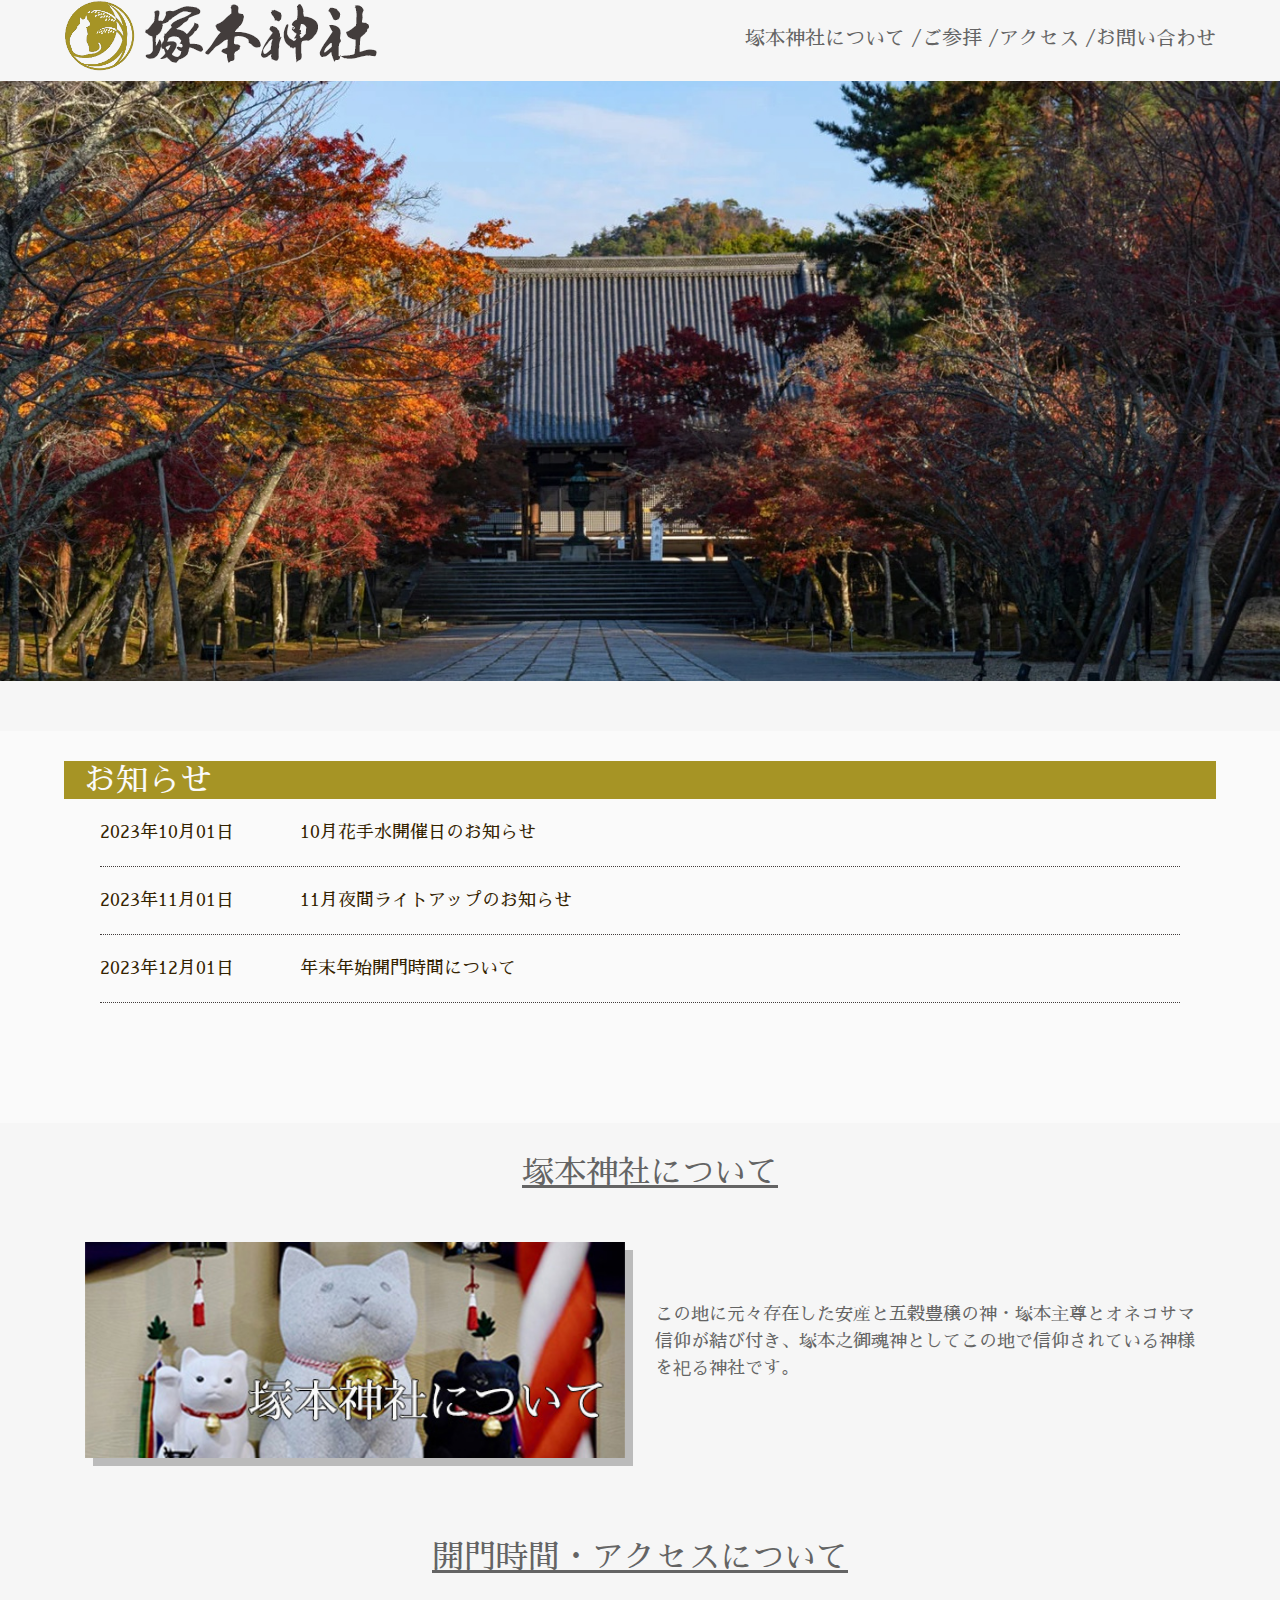
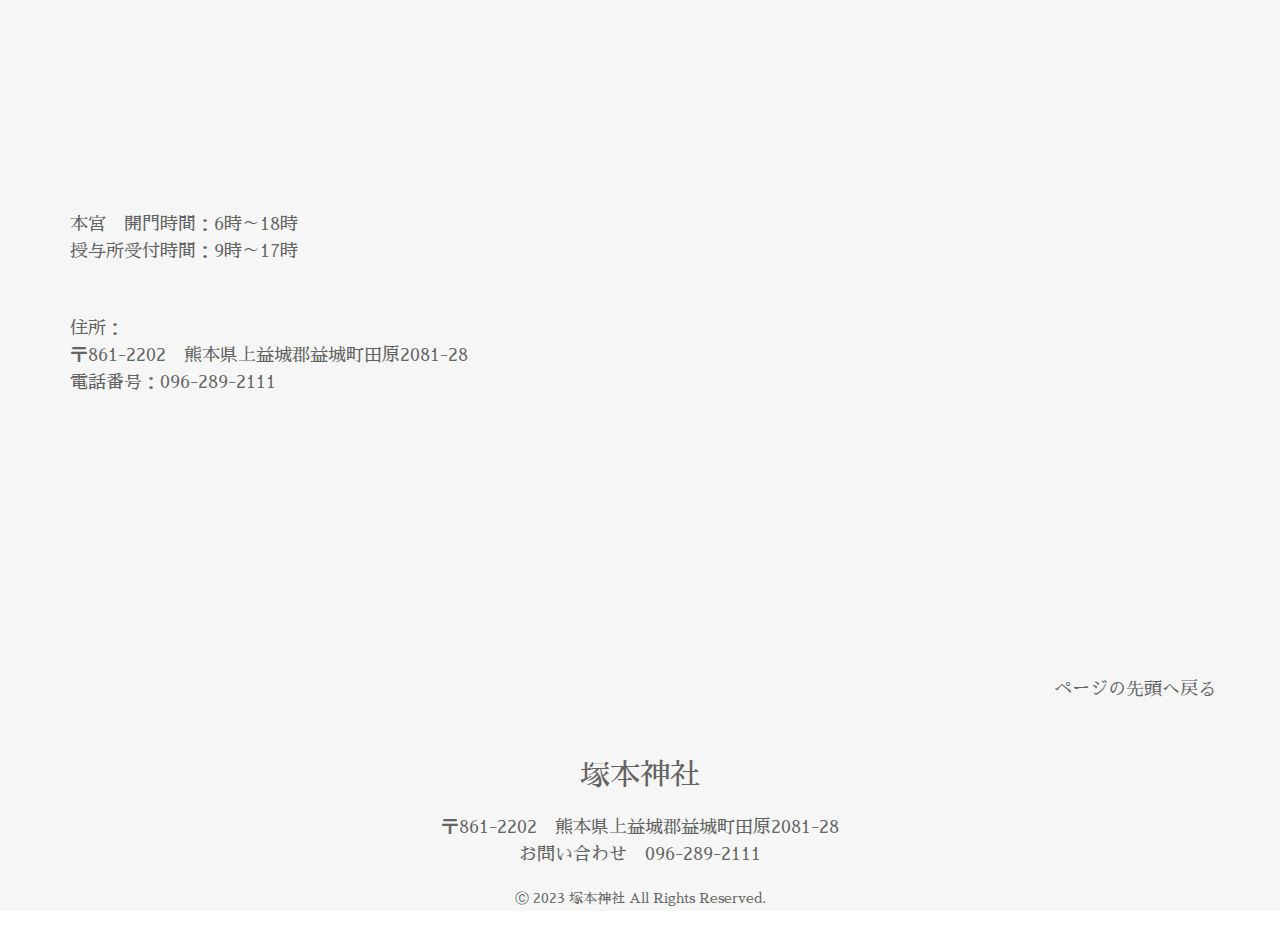
<file: ポートフォリオ_01 (塚本神社)修正/index.html>
<!DOCTYPE html>
<html lang="ja">
<head>
	<meta charset="UTF-8">
	<meta http-equiv="X-UA-Compatible" content="IE=edge">
	<meta name="viewport" content="width=device-width, initial-scale=1">
	<meta name="Keywords" content="キーワード">
	<meta name="Description" content="要約">
	<title>塚本神社</title>
	<!--Reset CSS-->
	<link rel="stylesheet" href="assets/css/reset.css">
	<!-- Bootstrap -->
	<link rel="stylesheet" href="assets/css/bootstrap-4.4.1.css">
	<!--CSS-->
	<link rel="stylesheet" href="assets/css/style.css" type="text/css">
	<!--responsive-->
	<link rel="stylesheet" href="assets/css/responsive.css" media="screen and (max-width:1000px)">
	<!--ハンバーガーメニュー-->
	<link rel="stylesheet" href="assets/css/hamburger.css">
	<!--FontAwesome-->
	<link rel="stylesheet" href="https://use.fontawesome.com/releases/v5.15.4/css/all.css">
	<!--UserCustom-->
	<!--google font-->
	<link rel="stylesheet" href="https://fonts.googleapis.com/css?family=Sawarabi+Mincho">
</head>

<body>
	<div class="Wrapper">
	<header>
		<h1><a href="index.html"><img src="assets/images/logo.png" alt="塚本神社ロゴ"></a></h1>
		<nav>
			<ul>
				<li><a href="about.html">塚本神社について</a></li>
				<li><a href="Visit.html">ご参拝</a></li>
				<li><a href="access.html">アクセス</a></li>
				<li><a href="contact.html">お問い合わせ</a></li>
			</ul>
		</nav>
	</header>
	<!--ハンバーガーメニューのボタン-->
	<button class="hamburgerArea hamburger" id="trigger">
		<span></span><span></span><span></span>
	</button>
	<article>
		<div class="index-firstview">
			<img src="assets/images/index_top.jpg" alt="トップページファーストビュー">
		</div>
		<section class="news">
			<h2 class="news-headline">お知らせ</h2>
				<ul>
					<li><time datetime="2023-10-01">2023年10月01日</time>10月花手水開催日のお知らせ</li>
					<li><time datetime="2023-11-01">2023年11月01日</time>11月夜間ライトアップのお知らせ</li>
					<li><time datetime="2023-12-01">2023年12月01日</time>年末年始開門時間について</li>
				</ul>
		</section>
		<h2 class="about-headline">塚本神社について</h2>
		<div class="container">
			<div class="row about-area">
				<div class="col-sm-6 about-icon-area">
					<a href="about.html"><img src="assets/images/about_icon.jpg" alt="塚本神社についてアイコン" class="about-icon"></a>
				</div>
				<div class="col-sm-6">
					<p class="about-caption">
						この地に元々存在した安産と五穀豊穣の神・塚本主尊とオネコサマ信仰が結び付き、塚本之御魂神としてこの地で信仰されている神様を祀る神社です。
					</p>
				</div>
			</div><!--row about-area_end-->
		</div>
		<h2 class="map-headline">開門時間・アクセスについて</h2>
		<div class="container">
			<div class="row address-area">
				<div class="col-sm-5">
					<p class="hour">本宮　開門時間：6時～18時<br>
									授与所受付時間：9時～17時</p>
					<p class="address">住所：<br>
									〒861-2202　熊本県上益城郡益城町田原2081-28<br>
									電話番号：096-289-2111</p>
				</div>
				<div class="col-sm-7 map-area">
					<iframe src="https://www.google.com/maps/embed?pb=!1m14!1m8!1m3!1d13410.990763356953!2d130.8443929!3d32.8254496!3m2!1i1024!2i768!4f13.1!3m3!1m2!1s0x3540ef73b7faa4f5%3A0x641db008c2f686bb!2z54aK5pys44K944OV44OI44Km44Kn44Ki5qCq5byP5Lya56S-!5e0!3m2!1sja!2sjp!4v1703610166353!5m2!1sja!2sjp" width="600" height="450" style="border:0;" allowfullscreen="" loading="lazy" referrerpolicy="no-referrer-when-downgrade"></iframe>
				</div>
			</div><!--row address-area_end-->
		</div><!--container_end-->
	</article>
	<p class="pagetop"><a href="#top">ページの先頭へ戻る</a></p>
	<footer>
		<p class="tsukamoto"><a href="index.html">塚本神社</a></p>
		<address>
			〒861-2202　熊本県上益城郡益城町田原2081-28<br>
			お問い合わせ　096-289-2111
		</address>
		<p><small>&#9400; 2023 塚本神社 All Rights Reserved.</small></p>
	</footer>
	
	<!--ハンバーガーメニューjs-->
	<script src="assets/js/hamburger.js"></script>
	<!-- jQuery (necessary for Bootstrap's JavaScript plugins) --> 
	<script src="assets/js/jquery-3.4.1.min.js"></script> 
	<script src="assets/js/jquery.easing.1.3.js"></script>
	<!-- Include all compiled plugins (below), or include individual files as needed --> 
	<script src="assets/js/popper.min.js"></script> 
	<script src="assets/js/bootstrap-4.4.1.js"></script> 
	<!--SmoothScroll--> 
	<script src="assets/js/totop.js"></script>
</div><!--Wrapper_end-->
</body>
</html>
</file>
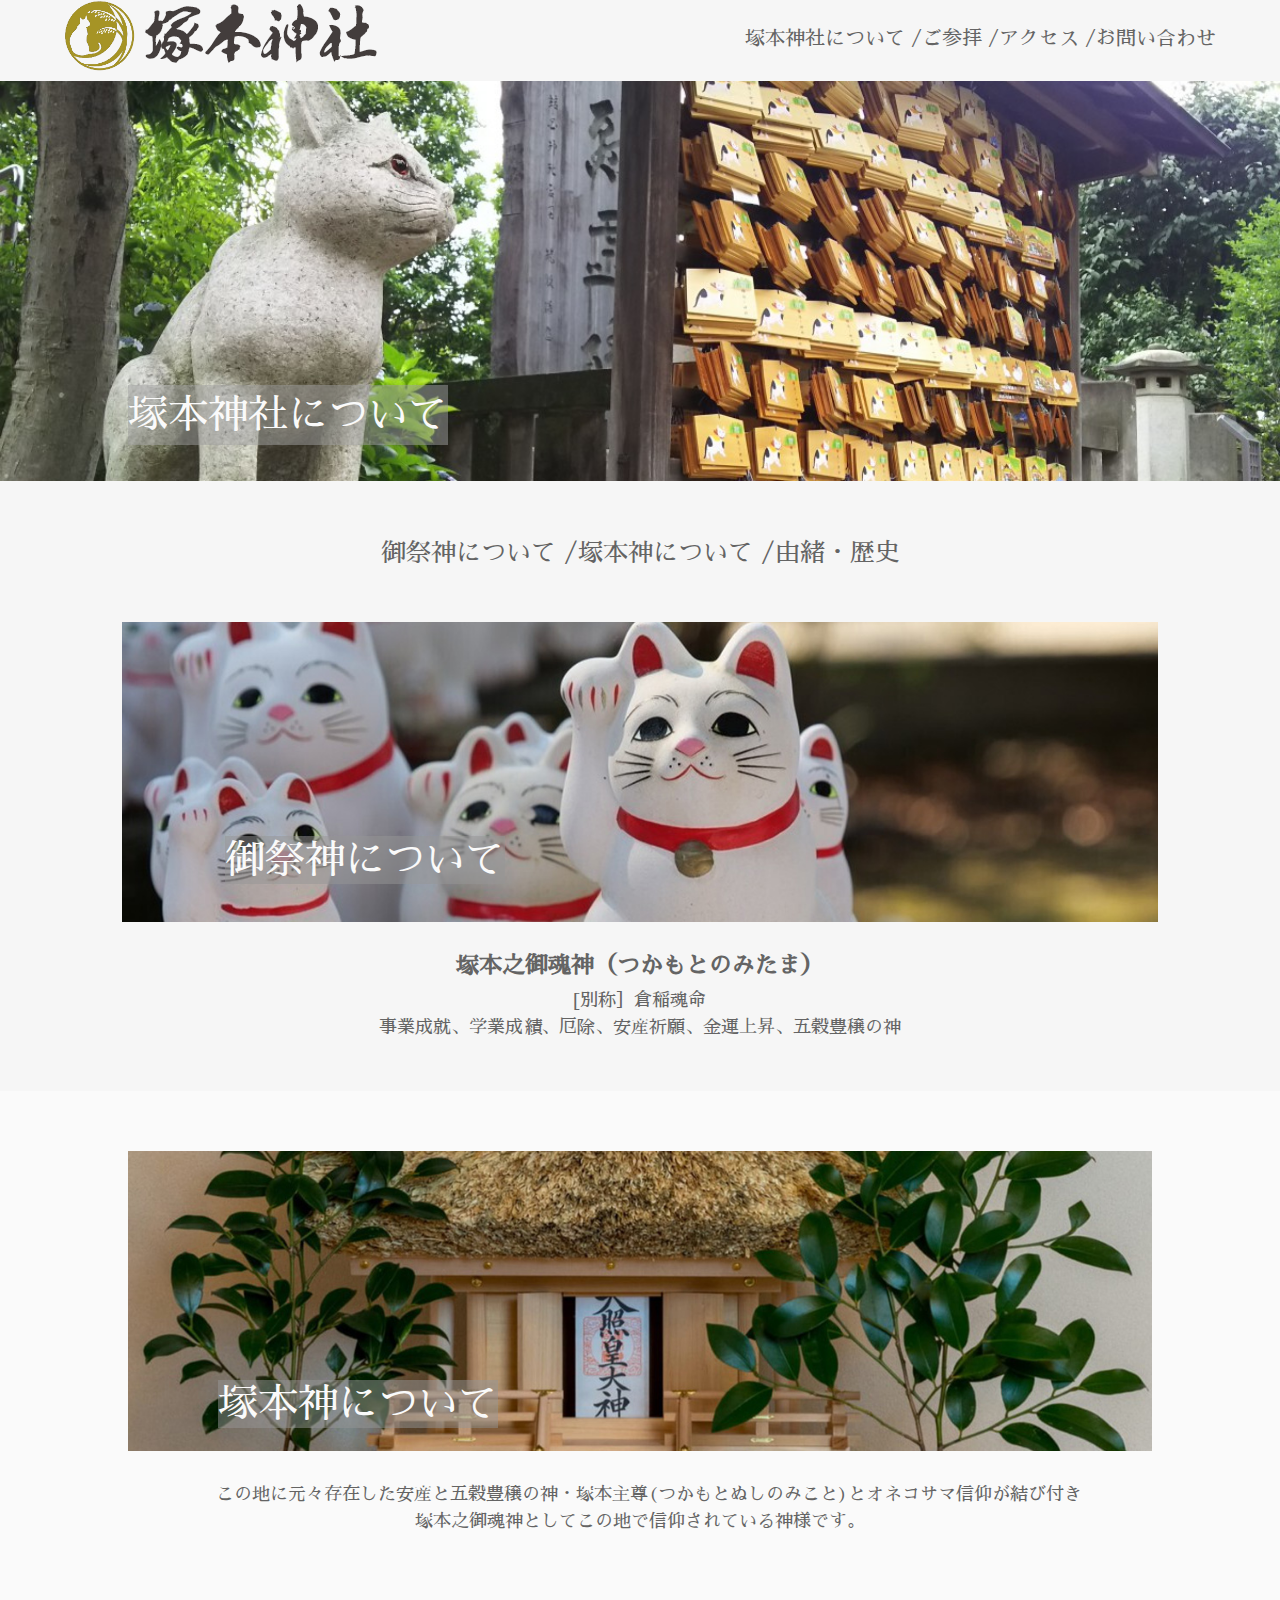
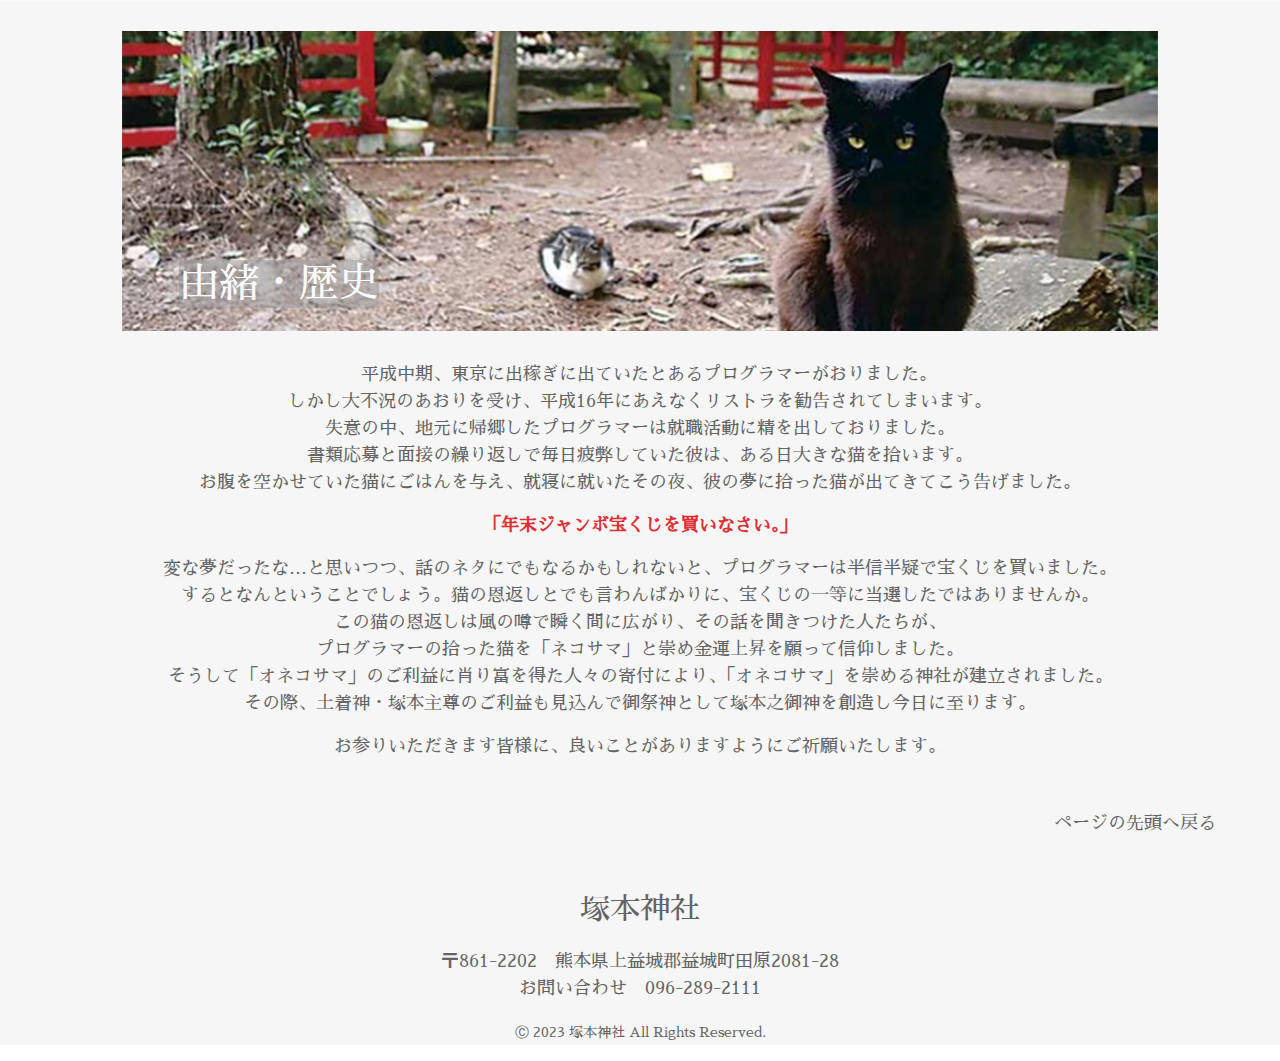
<file: ポートフォリオ_01 (塚本神社)修正/about.html>
<!DOCTYPE html>
<html lang="ja">
<head>
	<meta charset="UTF-8">
	<meta http-equiv="X-UA-Compatible" content="IE=edge">
	<meta name="viewport" content="width=device-width, initial-scale=1">
	<meta name="Keywords" content="キーワード">
	<meta name="Description" content="要約">
	<title>塚本神社 | 塚本神社について</title>
	<!--Reset CSS-->
	<link rel="stylesheet" href="assets/css/reset.css">
	<!-- Bootstrap -->
	<link rel="stylesheet" href="assets/css/bootstrap-4.4.1.css">
	<!--設定用CSS-->
	<link rel="stylesheet" href="assets/css/style.css" type="text/css">
	<!--responsive-->
	<link rel="stylesheet" href="assets/css/responsive.css" media="screen and (max-width:1000px)">
	<!--ハンバーガーメニュー-->
	<link rel="stylesheet" href="assets/css/hamburger.css">
	<!--FontAwesome-->
	<link rel="stylesheet" href="https://use.fontawesome.com/releases/v5.15.4/css/all.css">
	<!--UserCustom-->
	<!--google font-->
	<link rel="stylesheet" href="https://fonts.googleapis.com/css?family=Sawarabi+Mincho">
</head>

<body>
	<div class="Wrapper">
	<header>
		<h1><a href="index.html"><img src="assets/images/logo.png" alt="塚本神社ロゴ"></a></h1>
		<nav>
			<ul>
				<li><a href="about.html">塚本神社について</a></li>
				<li><a href="visit.html">ご参拝</a></li>
				<li><a href="access.html">アクセス</a></li>
				<li><a href="contact.html">お問い合わせ</a></li>
			</ul>
		</nav>
	</header>
	<!--ハンバーガーメニューのボタン-->
	<button class="hamburgerArea hamburger" id="trigger">
		<span></span><span></span><span></span>
	</button>
	<div class="about-firstview">
		<img src="assets/images/about_top.jpg" alt="塚本神社についてファーストビュー">
	    <p class="about-title">塚本神社について</p>
	</div>
	<div class="category">
		<nav>
			<ul>
				<li><a href="#shrine">御祭神について</a></li>
				<li><a href="#about-Shrine">塚本神について</a></li>
				<li><a href="#history">由緒・歴史</a></li>
			</ul>
		</nav>
	</div>
	<section class="shrine" id="shrine">
		<div class="shrine-imgarea">
			<img src="assets/images/Shrine.jpg" alt="ご祭神について">
			<h2 class="subheadline">御祭神について</h2>
		</div>
			<h3>塚本之御魂神（つかもとのみたま）</h3>
			<p>[別称］倉稲魂命<br>
				事業成就、学業成績、厄除、安産祈願、金運上昇、五穀豊穣の神</p>
	</section>
	<section class="about-shrine" id="about-Shrine">	
		<div class="about-shrine-imgarea">
			<img src="assets/images/about-Shrine.jpg" alt="塚本神について">
			<h2 class="subheadline">塚本神について</h2>
		</div>
			<p>&emsp;この地に元々存在した安産と五穀豊穣の神・塚本主尊(つかもとぬしのみこと)とオネコサマ信仰が結び付き<br>
				塚本之御魂神としてこの地で信仰されている神様です。</p>
	</section>
	<section class="history" id="history">
		<div class="history-imgarea">
			<img src="assets/images/history.jpg" alt="由緒・歴史">
			<h2 class="subheadline">由緒・歴史</h2>
		</div>
			<p>&emsp;平成中期、東京に出稼ぎに出ていたとあるプログラマーがおりました。<br>
				しかし大不況のあおりを受け、平成16年にあえなくリストラを勧告されてしまいます。<br>
				失意の中、地元に帰郷したプログラマーは就職活動に精を出しておりました。<br>
				書類応募と面接の繰り返しで毎日疲弊していた彼は、ある日大きな猫を拾います。<br>
				お腹を空かせていた猫にごはんを与え、就寝に就いたその夜、彼の夢に拾った猫が出てきてこう告げました。</p>
			<p class="emphasis">「年末ジャンボ宝くじを買いなさい。」</p>
			<p>変な夢だったな…と思いつつ、話のネタにでもなるかもしれないと、プログラマーは半信半疑で宝くじを買いました。<br>
				するとなんということでしょう。猫の恩返しとでも言わんばかりに、宝くじの一等に当選したではありませんか。<br>
				この猫の恩返しは風の噂で瞬く間に広がり、その話を聞きつけた人たちが、<br>
				プログラマーの拾った猫を「ネコサマ」と崇め金運上昇を願って信仰しました。<br>
				そうして「オネコサマ」のご利益に肖り富を得た人々の寄付により、「オネコサマ」を崇める神社が建立されました。<br>
				その際、土着神・塚本主尊のご利益も見込んで御祭神として塚本之御神を創造し今日に至ります。</p>
			<p>お参りいただきます皆様に、良いことがありますようにご祈願いたします。</p>
	</section>
		
	<p class="pagetop"><a href="#top">ページの先頭へ戻る</a></p>
	<footer>
		<p class="tsukamoto"><a href="index.html">塚本神社</a></p>
		<address>
			〒861-2202　熊本県上益城郡益城町田原2081-28<br>
			お問い合わせ　096-289-2111
		</address>
		<p><small>&#9400; 2023 塚本神社 All Rights Reserved.</small></p>
	</footer>
	
	<!--ハンバーガーメニューjs-->
	<script src="assets/js/hamburger.js"></script>
	<!-- jQuery (necessary for Bootstrap's JavaScript plugins) --> 
	<script src="assets/js/jquery-3.4.1.min.js"></script> 
	<script src="assets/js/jquery.easing.1.3.js"></script>
	<!-- Include all compiled plugins (below), or include individual files as needed --> 
	<script src="assets/js/popper.min.js"></script> 
	<script src="assets/js/bootstrap-4.4.1.js"></script> 
	<!--SmoothScroll--> 
	<script src="assets/js/totop.js"></script>
	</div><!--Wrapper_end-->
</body>
</html>
</file>
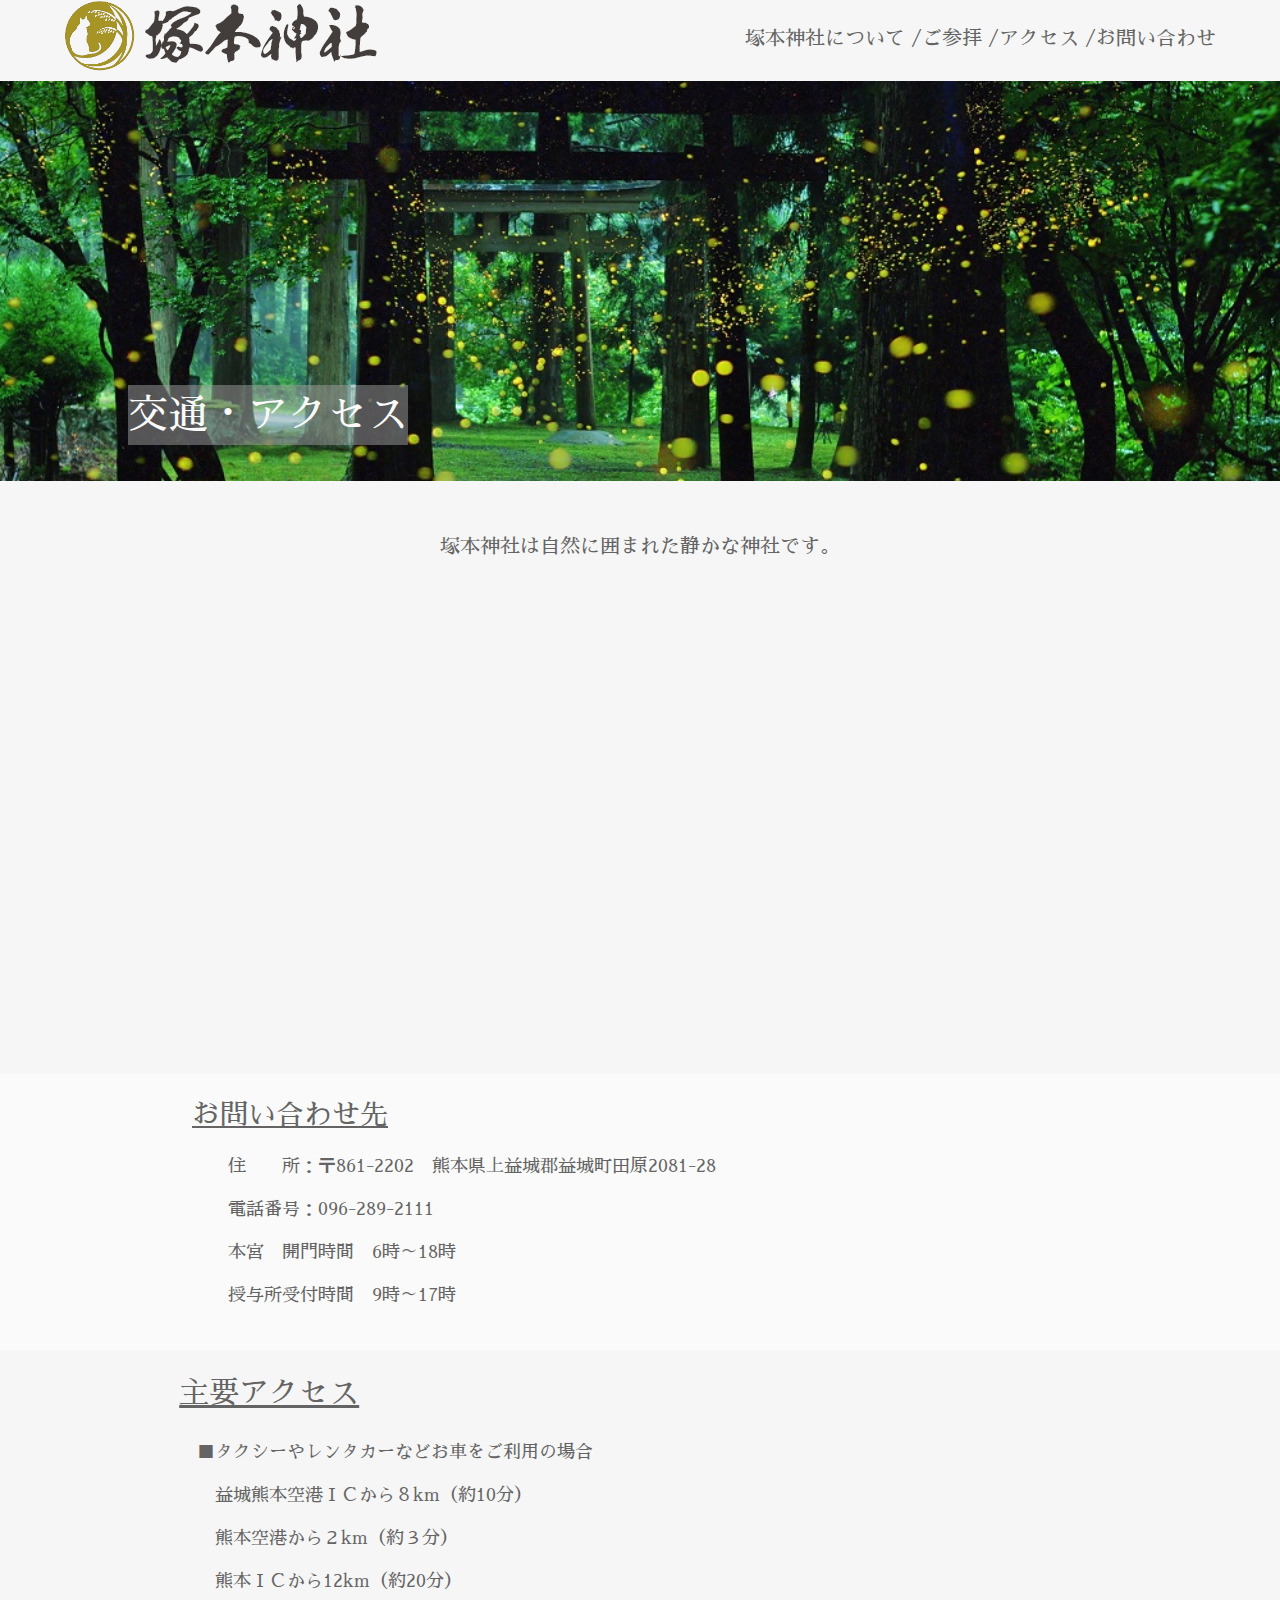
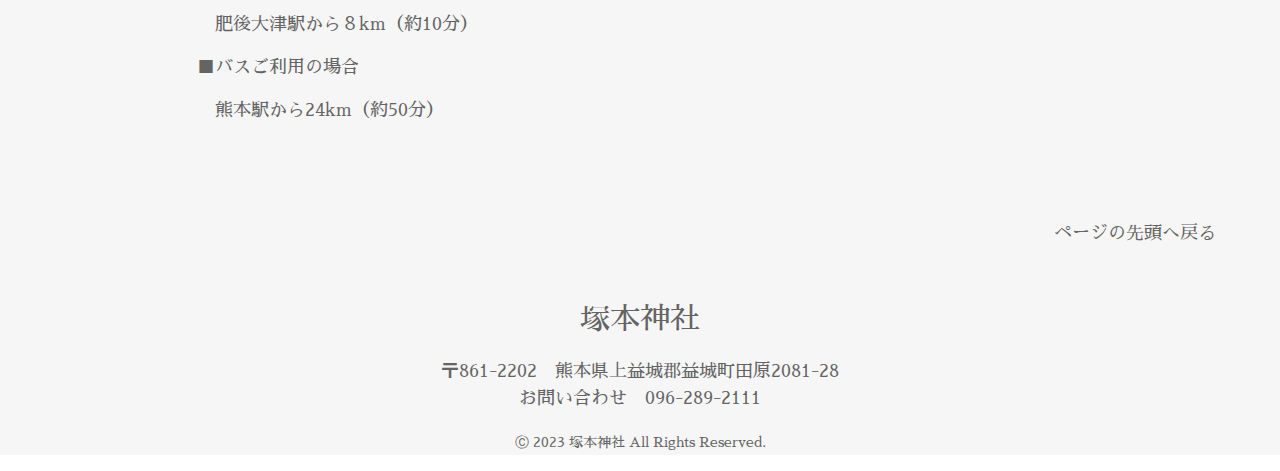
<file: ポートフォリオ_01 (塚本神社)修正/access.html>
<!DOCTYPE html>
<html lang="ja">
<head>
	<meta charset="UTF-8">
	<meta http-equiv="X-UA-Compatible" content="IE=edge">
	<meta name="viewport" content="width=device-width, initial-scale=1">
	<meta name="Keywords" content="キーワード">
	<meta name="Description" content="要約">
	<title>塚本神社</title>
	<!--Reset CSS-->
	<link rel="stylesheet" href="assets/css/reset.css">
	<!-- Bootstrap -->
	<link rel="stylesheet" href="assets/css/bootstrap-4.4.1.css">
	<!--設定用CSS-->
	<link rel="stylesheet" href="assets/css/style.css" type="text/css">
	<!--responsive-->
	<link rel="stylesheet" href="assets/css/responsive.css" media="screen and (max-width:1000px)">
	<!--ハンバーガーメニュー-->
	<link rel="stylesheet" href="assets/css/hamburger.css">
	<!--FontAwesome-->
	<link rel="stylesheet" href="https://use.fontawesome.com/releases/v5.15.4/css/all.css">
	<!--UserCustom-->
	<!--google font-->
	<link rel="stylesheet" href="https://fonts.googleapis.com/css?family=Sawarabi+Mincho">
</head>

<body>
	<div class="Wrapper">	
	<header>
		<h1><a href="index.html"><img src="assets/images/logo.png" alt="塚本神社ロゴ"></a></h1>
		<nav>
			<ul>
				<li><a href="about.html">塚本神社について</a></li>
				<li><a href="visit.html">ご参拝</a></li>
				<li><a href="access.html">アクセス</a></li>
				<li><a href="contact.html">お問い合わせ</a></li>
			</ul>
		</nav>
	</header>
	<!--ハンバーガーメニューのボタン-->
	<button class="hamburgerArea hamburger" id="trigger">
		<span></span><span></span><span></span>
	</button>
	<div class="access-firstview">
		<img src="assets/images/access_top.jpg" alt="アクセスファーストビュー">
		<p class="access-firstviewtext">交通・アクセス</p>
	</div>
	<div class="access-map">
		<p>塚本神社は自然に囲まれた静かな神社です。</p>
		<iframe src="https://www.google.com/maps/embed?pb=!1m14!1m8!1m3!1d13410.990763356953!2d130.8443929!3d32.8254496!3m2!1i1024!2i768!4f13.1!3m3!1m2!1s0x3540ef73b7faa4f5%3A0x641db008c2f686bb!2z54aK5pys44K944OV44OI44Km44Kn44Ki5qCq5byP5Lya56S-!5e0!3m2!1sja!2sjp!4v1704975913862!5m2!1sja!2sjp" width="600" height="450" style="border:0;" allowfullscreen="" loading="lazy" referrerpolicy="no-referrer-when-downgrade"></iframe>
	</div>
	<div class="access-addressarea">
		<div class="access-address">
			<h3>お問い合わせ先</h3>
			<p>&emsp;&emsp;住　　所：〒861-2202　熊本県上益城郡益城町田原2081-28</p>
			<p>&emsp;&emsp;電話番号：096-289-2111</p>
			<p>&emsp;&emsp;本宮　開門時間　6時～18時</p>
			<p>&emsp;&emsp;授与所受付時間　9時～17時</p>
		</div>
	</div>
	<div class="access-way">
		<h3>主要アクセス</h3>
		<p>&emsp;■タクシーやレンタカーなどお車をご利用の場合</p>
		<p>&emsp;&emsp;益城熊本空港ＩＣから８km（約10分）</p>
		<p>&emsp;&emsp;熊本空港から２km（約３分）</p>
		<p>&emsp;&emsp;熊本ＩＣから12km（約20分）</p>
		<p>&emsp;&emsp;肥後大津駅から８km（約10分）</p>
		<p>&emsp;■バスご利用の場合</p>
		<p>&emsp;&emsp;熊本駅から24km（約50分）</p>
	</div>
	<p class="pagetop"><a href="#top">ページの先頭へ戻る</a></p>
	<footer>
		<p class="tsukamoto"><a href="index.html">塚本神社</a></p>
		<address>
			〒861-2202　熊本県上益城郡益城町田原2081-28<br>
			お問い合わせ　096-289-2111
		</address>
		<p><small>&#9400; 2023 塚本神社 All Rights Reserved.</small></p>
	</footer>
	
	<!--ハンバーガーメニューjs-->
	<script src="assets/js/hamburger.js"></script>
	<!-- jQuery (necessary for Bootstrap's JavaScript plugins) --> 
	<script src="assets/js/jquery-3.4.1.min.js"></script> 
	<script src="assets/js/jquery.easing.1.3.js"></script>
	<!-- Include all compiled plugins (below), or include individual files as needed --> 
	<script src="assets/js/popper.min.js"></script> 
	<script src="assets/js/bootstrap-4.4.1.js"></script> 
	<!--SmoothScroll--> 
	<script src="assets/js/totop.js"></script>
	</div>
</body>
</html>
</file>
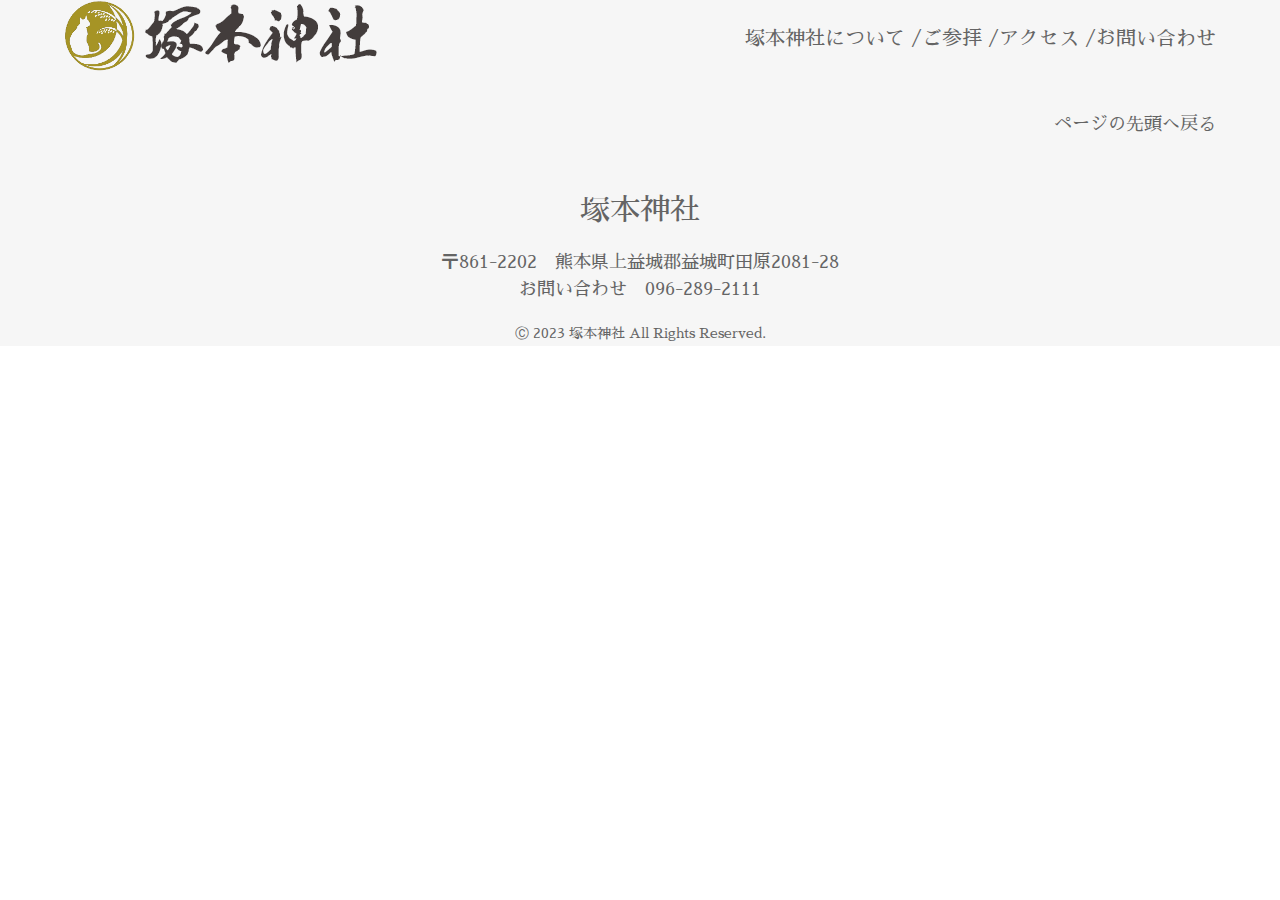
<file: ポートフォリオ_01 (塚本神社)修正/base.html>
<!DOCTYPE html>
<html lang="ja">
<head>
	<meta charset="UTF-8">
	<meta http-equiv="X-UA-Compatible" content="IE=edge">
	<meta name="viewport" content="width=device-width, initial-scale=1">
	<meta name="Keywords" content="キーワード">
	<meta name="Description" content="要約">
	<title>塚本神社</title>
	<!--Reset CSS-->
	<link rel="stylesheet" href="assets/css/reset.css">
	<!-- Bootstrap -->
	<link rel="stylesheet" href="assets/css/bootstrap-4.4.1.css">
	<!--設定用CSS-->
	<link rel="stylesheet" href="assets/css/style.css" type="text/css">
	<!--responsive-->
	<link rel="stylesheet" href="assets/css/responsive.css" media="screen and (max-width:1000px)">
	<!--ハンバーガーメニュー-->
	<link rel="stylesheet" href="assets/css/hamburger.css">
	<!--FontAwesome-->
	<link rel="stylesheet" href="https://use.fontawesome.com/releases/v5.15.4/css/all.css">
	<!--UserCustom-->
	<!--google font-->
	<link rel="stylesheet" href="https://fonts.googleapis.com/css?family=Sawarabi+Mincho">
</head>

<body>
	<div class="Wrapper">
		
	<header>
		<h1><a href="index.html"><img src="assets/images/logo.png" alt="塚本神社ロゴ"></a></h1>
		<nav>
			<ul>
				<li><a href="about.html">塚本神社について</a></li>
				<li><a href="visit.html">ご参拝</a></li>
				<li><a href="access.html">アクセス</a></li>
				<li><a href="contact.html">お問い合わせ</a></li>
			</ul>
		</nav>
	</header>
	<!--ハンバーガーメニューのボタン-->
	<button class="hamburgerArea hamburger" id="trigger">
		<span></span><span></span><span></span>
	</button>
	
	<p class="pagetop"><a href="#top">ページの先頭へ戻る</a></p>
	<footer>
		<p class="tsukamoto"><a href="index.html">塚本神社</a></p>
		<address>
			〒861-2202　熊本県上益城郡益城町田原2081-28<br>
			お問い合わせ　096-289-2111
		</address>
		<p><small>&#9400; 2023 塚本神社 All Rights Reserved.</small></p>
	</footer>
	
	<!--ハンバーガーメニューjs-->
	<script src="assets/js/hamburger.js"></script>
	<!-- jQuery (necessary for Bootstrap's JavaScript plugins) --> 
	<script src="assets/js/jquery-3.4.1.min.js"></script> 
	<script src="assets/js/jquery.easing.1.3.js"></script>
	<!-- Include all compiled plugins (below), or include individual files as needed --> 
	<script src="assets/js/popper.min.js"></script> 
	<script src="assets/js/bootstrap-4.4.1.js"></script> 
	<!--SmoothScroll--> 
	<script src="assets/js/totop.js"></script>
	</div>
</body>
</html>
</file>
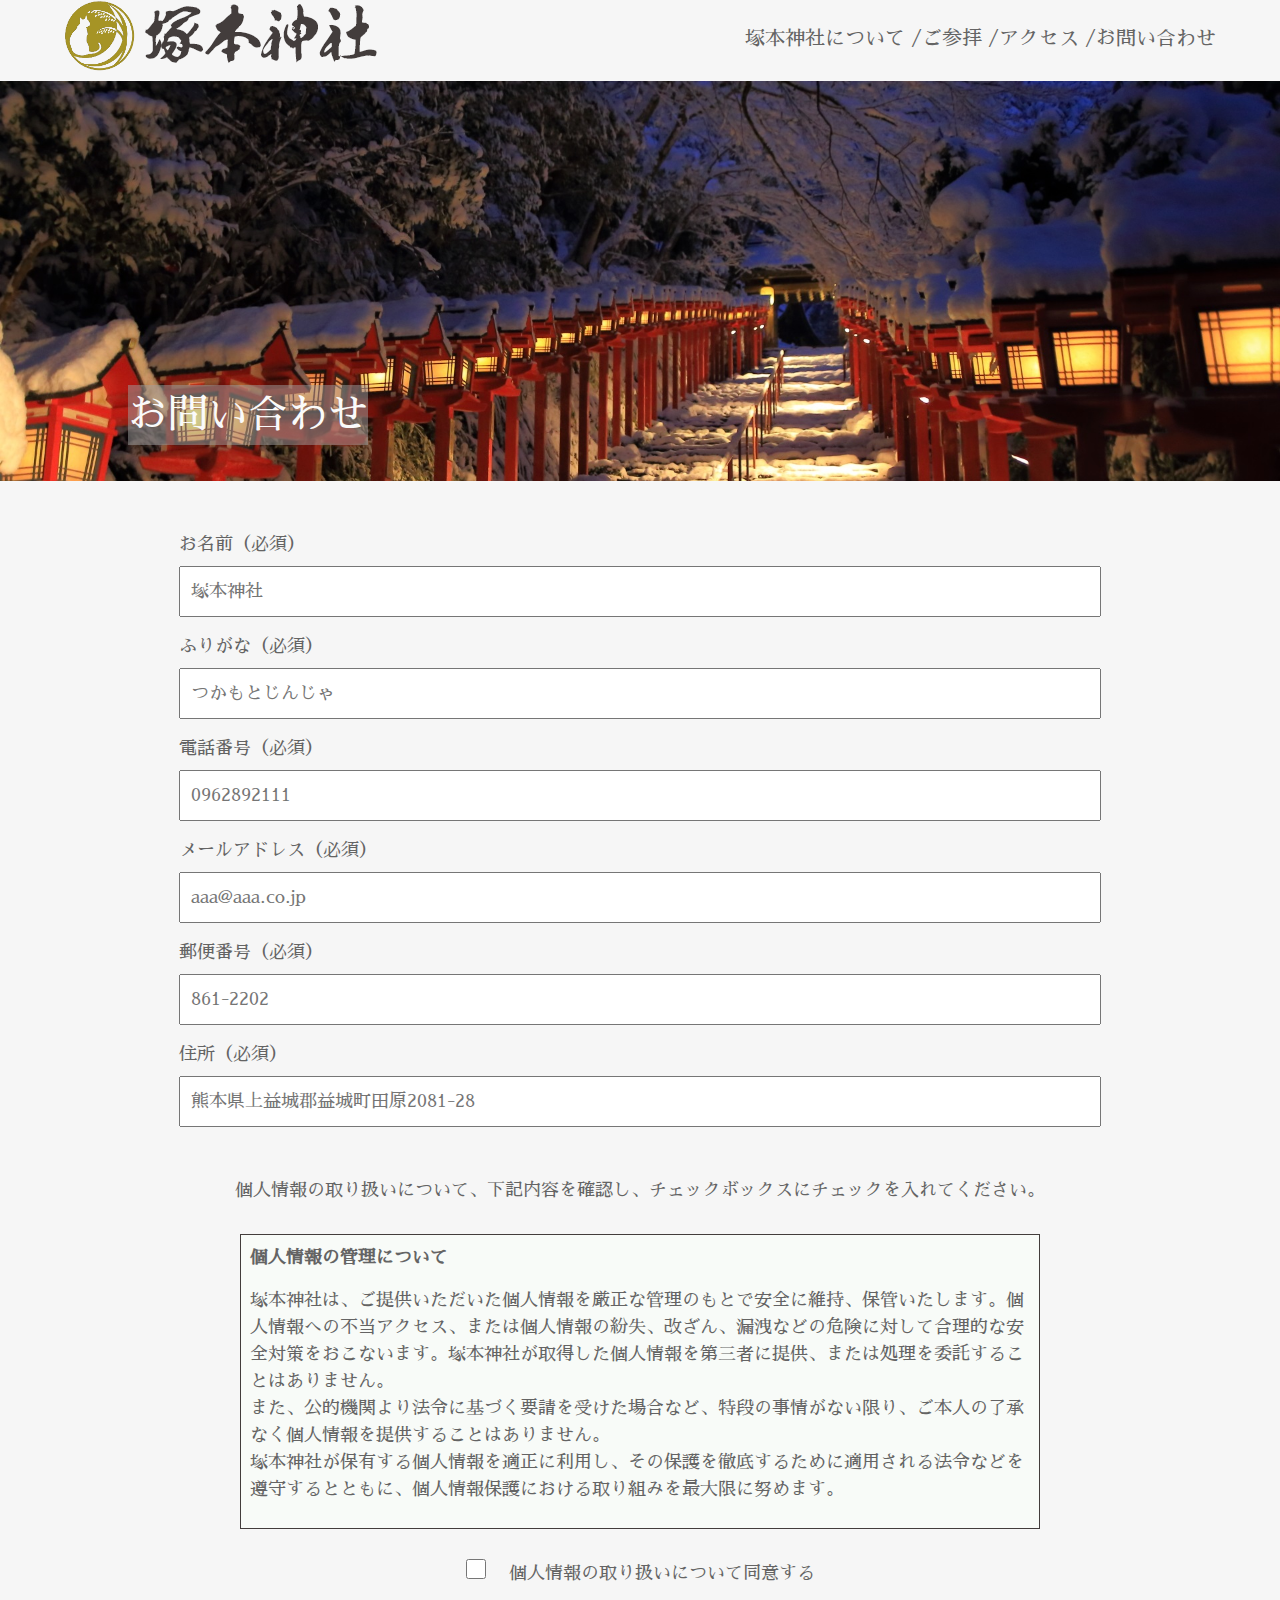
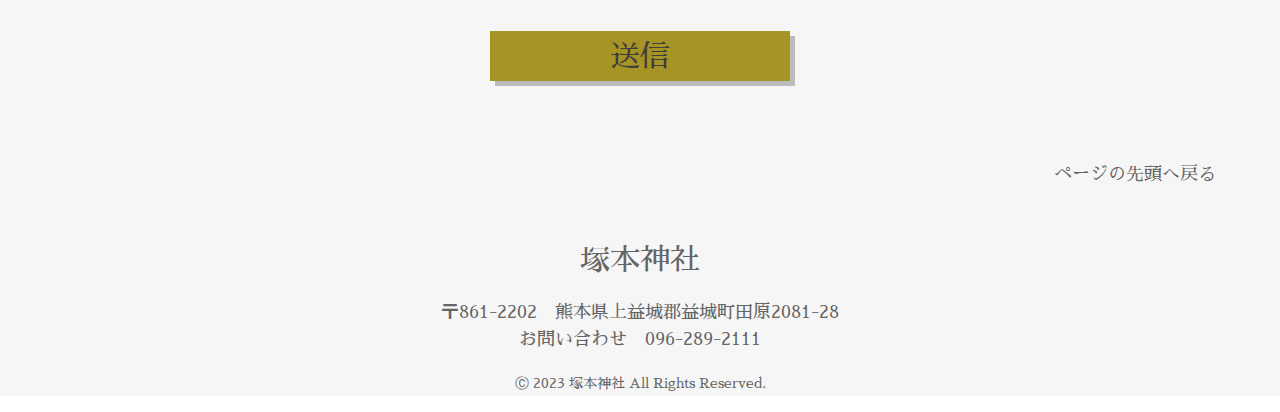
<file: ポートフォリオ_01 (塚本神社)修正/contact.html>
<!DOCTYPE html>
<html lang="ja">
<head>
	<meta charset="UTF-8">
	<meta http-equiv="X-UA-Compatible" content="IE=edge">
	<meta name="viewport" content="width=device-width, initial-scale=1">
	<meta name="Keywords" content="キーワード">
	<meta name="Description" content="要約">
	<title>塚本神社</title>
	<!--Reset CSS-->
	<link rel="stylesheet" href="assets/css/reset.css">
	<!-- Bootstrap -->
	<link rel="stylesheet" href="assets/css/bootstrap-4.4.1.css">
	<!--設定用CSS-->
	<link rel="stylesheet" href="assets/css/style.css" type="text/css">
	<!--responsive-->
	<link rel="stylesheet" href="assets/css/responsive.css" media="screen and (max-width:1000px)">
	<!--ハンバーガーメニュー-->
	<link rel="stylesheet" href="assets/css/hamburger.css">
	<!--FontAwesome-->
	<link rel="stylesheet" href="https://use.fontawesome.com/releases/v5.15.4/css/all.css">
	<!--UserCustom-->
	<!--google font-->
	<link rel="stylesheet" href="https://fonts.googleapis.com/css?family=Sawarabi+Mincho">
</head>

<body>
	<div class="Wrapper">
		
	<header>
		<h1><a href="index.html"><img src="assets/images/logo.png" alt="塚本神社ロゴ"></a></h1>
		<nav>
			<ul>
				<li><a href="about.html">塚本神社について</a></li>
				<li><a href="visit.html">ご参拝</a></li>
				<li><a href="access.html">アクセス</a></li>
				<li><a href="contact.html">お問い合わせ</a></li>
			</ul>
		</nav>
	</header>
	<!--ハンバーガーメニューのボタン-->
	<button class="hamburgerArea hamburger" id="trigger">
		<span></span><span></span><span></span>
	</button>
	<div class="contact-firstview">
		<img src="assets/images/contact_top.jpg" alt="コンタクトファーストビュー">
		<p class="contact-firstviewtext">お問い合わせ</p>
	</div>
	<div class="contact-form">
		<form>
			<p class="infoinput-label"><label for="name">お名前（必須）</label><br>
				<input type="text" name="name" required placeholder="塚本神社" id="name" class="contact-inputform">
			</p>
		
			<p class="infoinput-label"><label for="kana">ふりがな（必須）</label><br>
				<input type="text" name="kana" required placeholder="つかもとじんじゃ" id="kana" class="contact-inputform">
			</p>
		
			<p class="infoinput-label"><label for="tel">電話番号（必須）</label><br>
				<input type="tel" name="tel" required placeholder="0962892111" id="tel" class="contact-inputform">
			</p>
		
			<p class="infoinput-label"><label for="email">メールアドレス（必須）</label><br>
				<input type="email" name="email" required placeholder="aaa@aaa.co.jp" id="email" class="contact-inputform">
			</p>
		
			<!-- 郵便番号入力(7桁) -->
			<p class="infoinput-label"><label for="postal-Number">郵便番号（必須）</label><br>
				<input type="text" name="zip" maxlength="8" onKeyUp="AjaxZip3.zip2addr(this,'','adress','adress');"  required placeholder="861-2202" id="postal-Number" class="contact-inputform">
			</p>
		
			<!-- 住所入力(都道府県+以降の住所) -->
			<p class="infoinput-label"><label for="form-address">住所（必須）</label><br>
				<input type="text" name="form-address" required placeholder="熊本県上益城郡益城町田原2081-28" id="form-address" class="contact-inputform">
			</p>
			<div class="contact-privacychecktext">
				<p>個人情報の取り扱いについて、下記内容を確認し、チェックボックスにチェックを入れてください。</p>
			</div>
			<div class="contact-privacypolicy">
				<p class="contact-privacyheadline">個人情報の管理について</p>
				<p>塚本神社は、ご提供いただいた個人情報を厳正な管理のもとで安全に維持、保管いたします。個人情報への不当アクセス、または個人情報の紛失、改ざん、漏洩などの危険に対して合理的な安全対策をおこないます。塚本神社が取得した個人情報を第三者に提供、または処理を委託することはありません。<br>
				また、公的機関より法令に基づく要請を受けた場合など、特段の事情がない限り、ご本人の了承なく個人情報を提供することはありません。<br>
				塚本神社が保有する個人情報を適正に利用し、その保護を徹底するために適用される法令などを遵守するとともに、個人情報保護における取り組みを最大限に努めます。</p>
			</div>
			<p class="contact-checktext">
				<input type="checkbox" name="check" value="1"  id="infoinput-check" class="infoinput-checkbox">
				<label for="infoinput-check">　個人情報の取り扱いについて同意する</label>
			</p>
			<p class="contact-checklast"><input type="submit" value="送信" class="contact-checkbutton"></p>
		</form>
	</div>
	<p class="pagetop"><a href="#top">ページの先頭へ戻る</a></p>
	<footer>
		<p class="tsukamoto"><a href="index.html">塚本神社</a></p>
		<address>
			〒861-2202　熊本県上益城郡益城町田原2081-28<br>
			お問い合わせ　096-289-2111
		</address>
		<p><small>&#9400; 2023 塚本神社 All Rights Reserved.</small></p>
	</footer>
	
	<!--ハンバーガーメニューjs-->
	<script src="assets/js/hamburger.js"></script>
	<!-- jQuery (necessary for Bootstrap's JavaScript plugins) --> 
	<script src="assets/js/jquery-3.4.1.min.js"></script> 
	<script src="assets/js/jquery.easing.1.3.js"></script>
	<!-- Include all compiled plugins (below), or include individual files as needed --> 
	<script src="assets/js/popper.min.js"></script> 
	<script src="assets/js/bootstrap-4.4.1.js"></script> 
	<!--SmoothScroll--> 
	<script src="assets/js/totop.js"></script>
	</div>
</body>
</html>
</file>
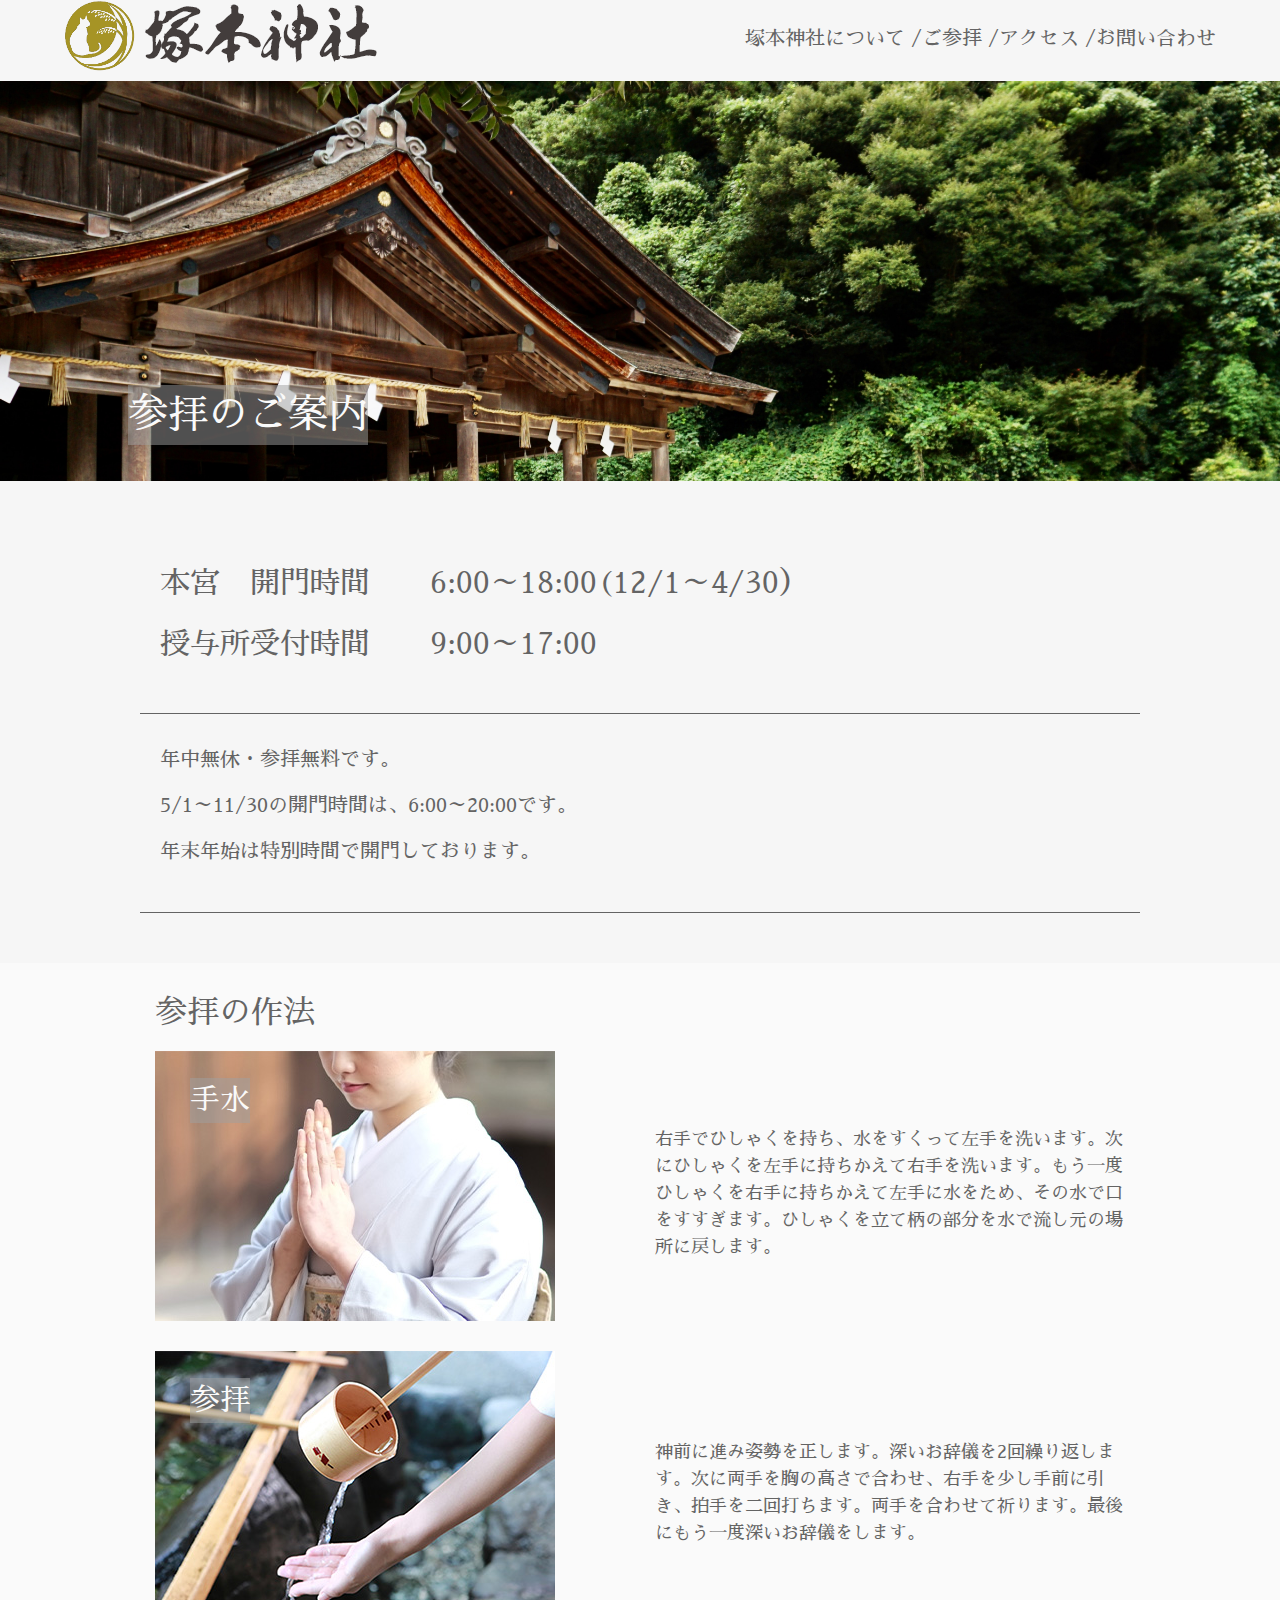
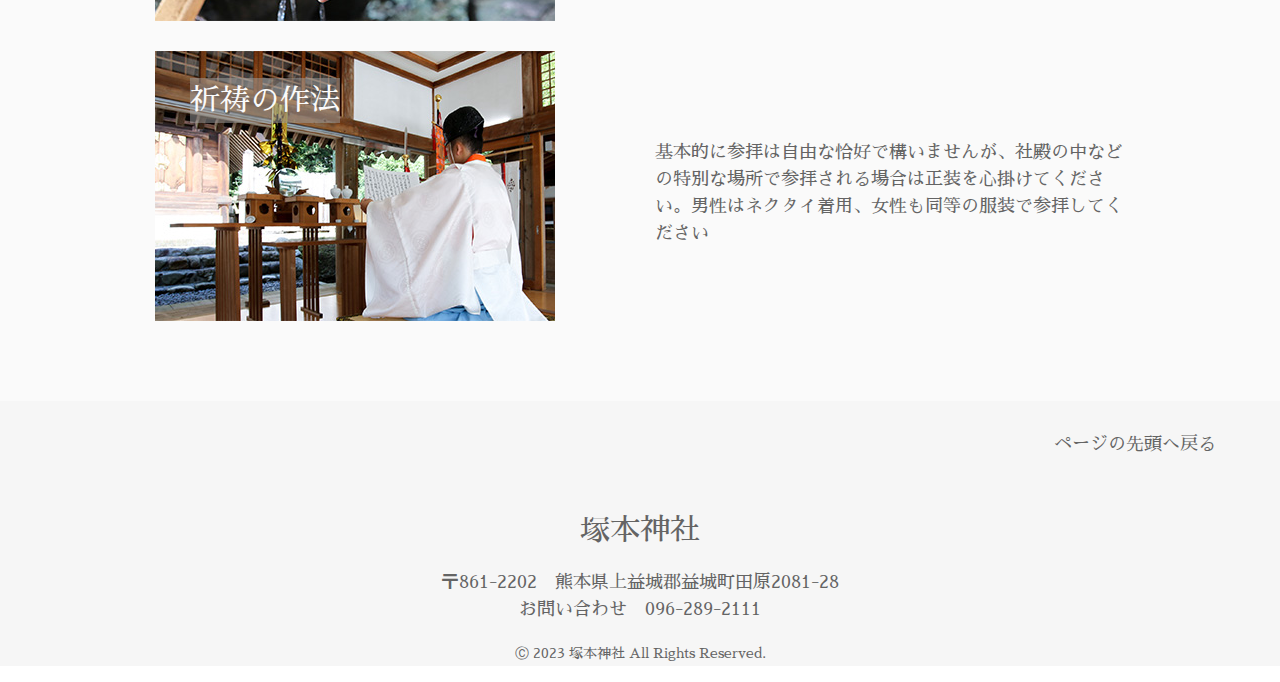
<file: ポートフォリオ_01 (塚本神社)修正/visit.html>
<!DOCTYPE html>
<html lang="ja">
<head>
	<meta charset="UTF-8">
	<meta http-equiv="X-UA-Compatible" content="IE=edge">
	<meta name="viewport" content="width=device-width, initial-scale=1">
	<meta name="Keywords" content="キーワード">
	<meta name="Description" content="要約">
	<title>塚本神社</title>
	<!--Reset CSS-->
	<link rel="stylesheet" href="assets/css/reset.css">
	<!-- Bootstrap -->
	<link rel="stylesheet" href="assets/css/bootstrap-4.4.1.css">
	<!--設定用CSS-->
	<link rel="stylesheet" href="assets/css/style.css" type="text/css">
	<!--responsive-->
	<link rel="stylesheet" href="assets/css/responsive.css" media="screen and (max-width:1000px)">
	<!--ハンバーガーメニュー-->
	<link rel="stylesheet" href="assets/css/hamburger.css">
	<!--FontAwesome-->
	<link rel="stylesheet" href="https://use.fontawesome.com/releases/v5.15.4/css/all.css">
	<!--UserCustom-->
	<!--google font-->
	<link rel="stylesheet" href="https://fonts.googleapis.com/css?family=Sawarabi+Mincho">
</head>

<body>
	<div class="Wrapper">
		
	<header>
		<h1><a href="index.html"><img src="assets/images/logo.png" alt="塚本神社ロゴ"></a></h1>
		<nav>
			<ul>
				<li><a href="about.html">塚本神社について</a></li>
				<li><a href="visit.html">ご参拝</a></li>
				<li><a href="access.html">アクセス</a></li>
				<li><a href="contact.html">お問い合わせ</a></li>
			</ul>
		</nav>
	</header>
	<!--ハンバーガーメニューのボタン-->
	<button class="hamburgerArea hamburger" id="trigger">
		<span></span><span></span><span></span>
	</button>
	
	<div class="visit-firstview">
		<img src="assets/images/visit_top.jpg" alt="ご参拝ファーストビュー">
		<p class="visit-title">参拝のご案内</p>
	</div>
	<div class="opentime">
		<p>本宮　開門時間　　6:00～18:00(12/1～4/30）</p>
		<p>授与所受付時間　　9:00～17:00</p>
	</div>
	<div class="openschedule">
		<p>年中無休・参拝無料です。</p>
		<p>5/1～11/30の開門時間は、6:00～20:00です。</p>
		<p>年末年始は特別時間で開門しております。</p>
	 </div>
	<div class="mannersarea">
		<div class="container manners">
			<div class="row">
				<div class="col-sm-12 manner-hedline">
					<h2 class="manner-headline">参拝の作法</h2>
				</div>
				<div class="col-sm-6 manner-img">
					<img src="assets/images/chouzu.jpg" alt="手水イメージ" class="img-fluid">
					<p class="subtitle">手水</p>
				</div>
				<div class="col-sm-6">
					<p>右手でひしゃくを持ち、水をすくって左手を洗います。次にひしゃくを左手に持ちかえて右手を洗います。もう一度ひしゃくを右手に持ちかえて左手に水をため、その水で口をすすぎます。ひしゃくを立て柄の部分を水で流し元の場所に戻します。</p>
				</div>
				<div class="col-sm-6 manner-img">
					<img src="assets/images/sanpai.jpg" alt="参拝イメージ" class="img-fluid">
					<p class="subtitle">参拝</p>
				</div>
				<div class="col-sm-6">
					<p>神前に進み姿勢を正します。深いお辞儀を2回繰り返します。次に両手を胸の高さで合わせ、右手を少し手前に引き、拍手を二回打ちます。両手を合わせて祈ります。最後にもう一度深いお辞儀をします。</p>
				</div>
				<div class="col-sm-6 manner-img">
					<img src="assets/images/kitou.jpg" alt="祈祷イメージ" class="img-fluid">
					<p class="subtitle">祈祷の作法</p>
				</div>
				<div class="col-sm-6">
					<p>基本的に参拝は自由な恰好で構いませんが、社殿の中などの特別な場所で参拝される場合は正装を心掛けてください。男性はネクタイ着用、女性も同等の服装で参拝してください</p>
				</div>
			</div>
		</div>
	</div>
	<p class="pagetop"><a href="#top">ページの先頭へ戻る</a></p>
	<footer>
		<p class="tsukamoto"><a href="index.html">塚本神社</a></p>
		<address>
			〒861-2202　熊本県上益城郡益城町田原2081-28<br>
			お問い合わせ　096-289-2111
		</address>
		<p><small>&#9400; 2023 塚本神社 All Rights Reserved.</small></p>
	</footer>
	
	<!--ハンバーガーメニューjs-->
	<script src="assets/js/hamburger.js"></script>
	<!-- jQuery (necessary for Bootstrap's JavaScript plugins) --> 
	<script src="assets/js/jquery-3.4.1.min.js"></script> 
	<script src="assets/js/jquery.easing.1.3.js"></script>
	<!-- Include all compiled plugins (below), or include individual files as needed --> 
	<script src="assets/js/popper.min.js"></script> 
	<script src="assets/js/bootstrap-4.4.1.js"></script> 
	<!--SmoothScroll--> 
	<script src="assets/js/totop.js"></script>
	</div>
</body>
</html>
</file>
<file: ポートフォリオ_01 (塚本神社)修正/assets/css/style.css>
@charset "UTF-8";

/***********************
0～1000pxの設定
***********************/
@media screen and (min-width:0px) and (max-width:1000px) {
	
	/* 共通 */
	body .Wrapper {
		font-size: 14px;
	}
	body .tsukamoto {
		font-size: 20px;
	}
	
	/* index */
	body h2 {
		font-size: 20px;
	}
	body .about-icon-area p {
		font-size: 20px;
		left: 50%;
		transform: translate(-10%, -70%);
	}
	body .about-caption {
		margin-top: 20px;
	}
	
	/* about */

	body .about-title {
		font-size: 30px;
	}
	body .shrine .subheadline {
		font-size: 30px;
	}
	body .shrine h3 {
		font-size: 18px;
	}
	body .about-shrine .subheadline {
		font-size: 30px;
	}
	body .history .subheadline {
		font-size: 30px;
	}
	
	/* visit */
	
	body .visit-title {
		font-size: 30px;
	}
	body .opentime {
		max-width: 800px;
		font-size: 20px;
		padding-bottom: 20px;
	}
	body .openschedule {
		max-width: 800px;
		font-size: 18px;
		margin-bottom: 20px
	}
	body .manner-hedline h2 {
		font-size: 25px;
	}
	body .subtitle {
		font-size: 25px;
	}
}


/***********************
共通
***********************/

body {
	background-color: #f6f6f6;
/*	background-color: #fafafa;*/
}
.Wrapper {
	font-size: 18px;
	font-family: "Sawarabi Mincho";
	color: #646464;
	width: 90%;
	margin: 0 auto;
}
header {
	display: flex;
	justify-content: space-between;
}
nav ul {
	display: flex;
	margin-top: 20px;
	font-size: 20px;
}
nav ul li a{
	color: #646464;
	text-decoration: none!important;
}
nav ul li:after {
	content: ' / ';
}
nav ul li:last-child:after {
	content: '';
}
nav ul li {
	position: relative;
}
nav ul li a:hover,
nav ul li a:focus {
	color: #a69425;
}
nav ul li::before {
	display: block;
	width: 0;
	height: 3px;
	background-color: #a69425;
	bottom: -20px;
	left: 0;
	content: '';
	transition: 0.8s width ease;
}
nav ul li:hover::before,
nav ul li:focus::before {
	width: 100%;
}
.pagetop {
	text-align: right;
	margin-top: 30px;
	margin-bottom: 50px;
}
.pagetop a {
	color: #646464;
}
footer {
	text-align: center;
}
.tsukamoto {
	font-size: 30px;
}
.tsukamoto a {
	color: #646464;
}

/***********************
index (トップページ)
***********************/

.index-firstview{
	width: 100vw;
	position: relative;
	left: 50%;
	transform: translateX(-50%);
	height: 600px;
	margin-bottom: 50px;
}
.index-firstview img{
	object-fit: cover;
	object-position: 30% 50%;
	width:100%;
	height: 600px;
}
.news {
	background-color: #fafafa;
	width: 100vw;
	position: relative;
	left: 50%;
	transform: translateX(-50%);
	padding-top: 30px;
	padding-bottom: 100px;
}
.news-headline {
	width: 90%;
	margin: 0 auto;
	background: #a69425;
	color: #fafafa;
	padding-left: 20px;
}
.news ul {
	padding-left: 100px;
	padding-right: 100px;
	margin-bottom: 20px;
}
.news ul li {
	padding: 20px 0 20px 200px;
	border-bottom: 1px dotted #433D3C;
	color: #342300;
	text-indent: -200px;
}
.news ul li time {
	display: inline-block;
	width: 200px;
	text-indent: 0;
}
.about-headline {
	text-align: center;
	text-decoration: underline;
	padding-left: 20px;
	margin: 30px 0 50px 0;
}
.about-area {
    margin-bottom: 80px;
	align-items: center;
}
.about-icon {
	width: 100%;
	box-shadow: 8px 8px 0 #bbb;
	transition: box-shadow .25s;
}
.about-icon:hover {
	box-shadow: 0 0 0 #bbb;
}
.about-icon-submission {
	background-color: #92d3ca;
}
.about-caption {
	text-align: left;
	display: block; 
}
.map-headline {
	text-align: center;
	text-decoration: underline;
	margin-bottom: 50px;
}
.address-area {
	padding-bottom: 50px;
	position: relative;
	left: 50%;
	transform: translateX(-50%);
	align-items: center;
}
.hour {
	width: 90%;
	margin-bottom: 50px;
}
.map-area {
	position:relative;
	width:100%;
	height:0;
	padding-top:50%;
}
.map-area iframe {
	position: absolute;
	top: 0;
	left: 0;
	width: 100%;
	height: 100%;
}

/***********************
about (塚本神社について)
***********************/

.about-firstview {
	width: 100vw;
	position: relative;
	left: 50%;
	transform: translateX(-50%);
	margin-bottom: 50px;
}
.about-firstview img {
	height:400px;
	object-fit: cover;
	object-position: 20% 20%;
	width:100%;
}
.about-title {
	color:#fafafa;
	font-size: 40px;
	position: absolute;
	left:10%;
	bottom: 5%;
	background: rgba(160,160,160,0.5);
}
.category ul {
	justify-content: center;
	font-size: 25px;
	margin-bottom: 50px;
}
.shrine {
	width: 90%;
	margin: 50px auto;
	text-align: center;
}
.shrine-imgarea {
	position: relative;
}
.shrine img{
	display: block;
	width: 100%;
	height:300px;
	object-fit: cover;
	object-position: 10% 10%
}
.shrine-imgarea .subheadline {
	position: absolute;
	color:#fafafa;
	background: rgba(150,150,150,0.5);
	font-size: 40px;
	bottom: 10%;
	left: 10%;
}
.shrine h3 {
	font-size: 23px;
	font-weight: bold;
	margin-top: 30px;
}
.about-shrine {
	background-color: #fafafa;
	width: 100vw;
	position: relative;
	left: 50%;
	transform: translateX(-50%);
	padding-top: 30px;
	padding-bottom: 50px;
	text-align: center;
}
.about-shrine-imgarea {
	position: relative;
}
.about-shrine img {
	display: block;
	width: 80%;
	margin: 30px auto;
	height:300px;
	object-fit: cover;
	object-position: 40% 70%;
}
.about-shrine-imgarea .subheadline {
	position: absolute;
	color:#fafafa;
	background: rgba(150,150,150,0.5);
	font-size: 40px;
	bottom: 5%;
	left: 17%;
}
.history {
	text-align: center;
	margin-bottom: 50px;
}
.history-imgarea {
	position: relative;
}
.history img{
	display: block;
	width: 90%;
	margin: 30px auto;
	height:300px;
	object-fit: cover;
	object-position: 70% 70%;
}
.history-imgarea .subheadline {
	position: absolute;
	color:#fafafa;
	background: rgba(150,150,150,0.5);
	font-size: 40px;
	bottom: 5%;
	left: 10%;
}
.emphasis {
	font-weight: bold;
	color: #DF2F32;
}

/***********************
visit (ご参拝)
***********************/

.visit-firstview {
	width: 100vw;
	position: relative;
	left: 50%;
	transform: translateX(-50%);
	margin-bottom: 50px;
}
.visit-firstview img {
	height:400px;
	object-fit: cover;
	object-position: 20% 20%;
	width:100%;
}
.visit-title {
	color:#fafafa;
	font-size: 40px;
	position: absolute;
	left:10%;
	bottom: 5%;
	background: rgba(160,160,160,0.5);
}
.opentime {
	max-width: 1000px;
	margin: 30px auto 0;
	padding: 30px 20px;
	font-size: 30px;
	border-bottom: 1px solid #646464;
}
.openschedule {
	max-width: 1000px;
	margin: 0 auto 50px;
	padding: 30px 20px;
	font-size: 20px;
	border-bottom: 1px solid #646464;
}
.mannersarea {
	background-color: #fafafa;
	width: 100vw;
	position: relative;
	left: 50%;
	transform: translateX(-50%);
	padding: 30px 0 50px;
}
.manners {
	width: 1000px;
}
.manners .row {
	align-items: center;
}
.manner-headline {
		margin-bottom: 20px;
}
.imgfull {
	width: 100%;
	height: auto;
}
.manner-img {
	position: relative;
	float:right;
	margin-bottom: 30px;
}
.subtitle {
	position: absolute;
	left: 10%;
	top: 10%;
	font-size: 30px;
	color:#fafafa;
	background: rgba(160,160,160,0.5);
}






/***********************
access (アクセス)
***********************/
.access-firstview {
	width: 100vw;
	position: relative;
	left: 50%;
	transform: translateX(-50%);
	margin-bottom: 50px;
}
.access-firstview img {
	height: 400px;
	width: 100%;
	object-fit: cover;
	object-position: 40% 40%;
}
.access-firstviewtext {
	color:#fafafa;
	font-size: 40px;
	position: absolute;
	left:10%;
	bottom: 5%;
	background: rgba(160,160,160,0.5);
}
.access-map {
	text-align: center;
}
.access-map p {
	margin:30px 0;
	font-size: 20px;
}
.access-map iframe {
	width: 80%;
	object-fit: cover;
/*	object-position: 50% 50%;*/
}
.access-addressarea {
	background-color: #fafafa;
	width: 100vw;
	position: relative;
	left: 50%;
	transform: translateX(-50%);
	margin-top: 25px;
	padding-top: 25px;
	padding-bottom: 25px;
}

.access-address {
	width: 70%;
	margin: 0 auto;
}
.access-address h3 {
	text-decoration: underline;
	margin-bottom: 20px;
}
.access-way {
	width: 80%;
	margin: 0 auto;
	padding-top: 25px;
	padding-bottom: 50px;
}
.access-way h3 {
	font-size: 30px;
	text-decoration: underline;
	padding-bottom: 20px;
}

/***********************
contact (お問い合わせ)
***********************/

.contact-firstview {
	width: 100vw;
	position: relative;
	left: 50%;
	transform: translateX(-50%);
	margin-bottom: 50px;
}
.contact-firstview img {
	height: 400px;
	width: 100%;
	object-fit: cover;
	object-position: 40% 40%;
}
.contact-firstviewtext {
	color:#fafafa;
	font-size: 40px;
	position: absolute;
	left:10%;
	bottom: 5%;
	background: rgba(160,160,160,0.5);
}
.contact-form {
	width: 80%;
	margin: 0 auto;
}
.contact-inputform {
	width: 100%;
	padding: 10px;
}
.contact-privacychecktext { 
	text-align: center;
	margin-top: 50px
}
.contact-privacypolicy {
	border: 1px solid #433D3C;
	overflow-y: scroll;
	max-width: 800px;
	margin: 30px auto;
	padding: 1%;
	background-color: #f8fbf8;
}
.contact-privacyheadline {
	font-weight: bold;
}
.contactt-checktext {
	text-align: center;
}
.infoinput-checkbox {
	width: 20px;
	height: 20px;
}
.contact-checktext {
	text-align: center;
	margin-top: 20px;
}
.contact-checkbutton {
	width: 300px;
	height: 50px;
	border: none;
	background-color: #A69425;
	font-size: 30px;
	color: #433D3C;
	margin: 10px auto 50px;
	display: inline-block;
	text-align: center;
	text-decoration: none;
	box-shadow: 5px 5px 0 #bbb;
	transition: box-shadow .25s;
	margin-top: 20px;
	margin-bottom: 50px;
}
.contact-checkbutton:hover {
	box-shadow: 0 0 0 #bbb;
}
.contact-checkbutton-submission {
	background-color: #92d3ca;
}
.contact-checklast {
	text-align: center;
}
</file>
<file: ポートフォリオ_01 (塚本神社)修正/assets/css/responsive.css>
@charset "UTF-8";
/********************************
スマートフォン表示の設定
********************************/
* {
	box-sizing: border-box;
}

/*固定幅を相対幅に*/
.contents1 {
	width: 90%;
}
/*ヘッダ*/
header {
	padding: 8px 0 0 0;
}
header h1 img {
	width: 140px;
}
/*ナビゲーション*/
nav {
	margin-top: 0;
	position: fixed;
	width: 60vw;
	right: -60vw;
	transition: 0.6s right ease;
	z-index: 9000;
	background-color: #fafafa;
}
nav.active {
	right: 0;
}
nav ul {
	width: 100%;
	display: block;/*ナビの横並びを縦並びに*/
}
nav ul li {
	width: 100%;
	border-left: none;
	font-size: 14px;
	text-align: right;
	padding-right:  80px;
}
nav ul li:after {
	content: '';
}
nav ul li:last-child {
	border-right: none;
	border-bottom: none;
}
nav ul li a {
	display: block;
	padding: 20px 0;
	height: auto;
	color: #646464;
	text-decoration: none;
}
nav ul li a:hover {
	background-color: #f6f6f6;
	color: #646464;
}
nav ul li#guide a,
nav ul li#staff a,
nav ul li#contact a {
	background-image: none;
}

#graphic {
	height: 70vh;
	height: 70lvh;
}
#graphic .catch {
	font-size: 22px;
}
#graphic ul img {
	width: 100%;
	height: 70vh;
	height: 70lvh;
}
/*記事の中の画像を相対幅に*/
article img,
section img{
	width: 100%;
	height: auto;
}
/*記事の中の画像の回り込み解除*/
.imgleft,
.imgright {
	display: block;
	float: none;
	margin: 0;
}
input[type="text"],
input[type="email"],
input[type="tel"] {
	padding: 5px;
	font-size: 16px;
}
.sanpai-firstview{
	height: 50vh;
}
.sanpai-firstview img{
	height:50vh;
	object-fit: cover;
	object-position: 30% center;
	}
.mmm{
	margin-bottom: 0;
}
.news ul li {
	text-indent: 0;
	padding-left: 0;
}
.news ul li time {
	display: block;
	width: auto;
}
/*.sanpai {
	text-stroke: 1px #433d3c;
	-webkit-text-stroke:1px #433d3c;
}*/
</file>
<file: ポートフォリオ_01 (塚本神社)修正/assets/css/hamburger.css>
@charset "utf-8";
/* CSS Document */

.hamburgerArea {
	width: 40px;
	height: 40px;
	top: 20px;
	right: 20px;
	position: fixed;
}
.hamburger {
	background-color: #a69425;
	border-color: transparent;
	z-index: 9999;
	transition: 0.4s background-color ease;
}
.hamburger:hover {
	background-color: #73388C;
}
.hamburger span {
	width: 100%;
	height: 1px;
	background-color: #ffe438;
	position: relative;
	transition: 0.4s all ease ;
	display: block;
}
.hamburger span:nth-child(1) {
	top: 0;
}
.hamburger span:nth-child(2) {
	margin: 8px 0;
}
.hamburger span:nth-child(3) {
	top: 0;
}
/* ハンバーガーメニュークリック後のスタイル */

.header__nav.active {
	transform: translateX(0);
}
.hamburger.active span:nth-child(1) {
	top: 5px;
	transform: rotate(45deg);
}
.hamburger.active span:nth-child(2) {
	right: -10px;
	opacity: 0;
}
.hamburger.active span:nth-child(3) {
	top: -13px;
	transform: rotate(-45deg);
}
@media screen and (min-width: 1000px) {
	.hamburger {
		display: none;
	}
}
</file>
